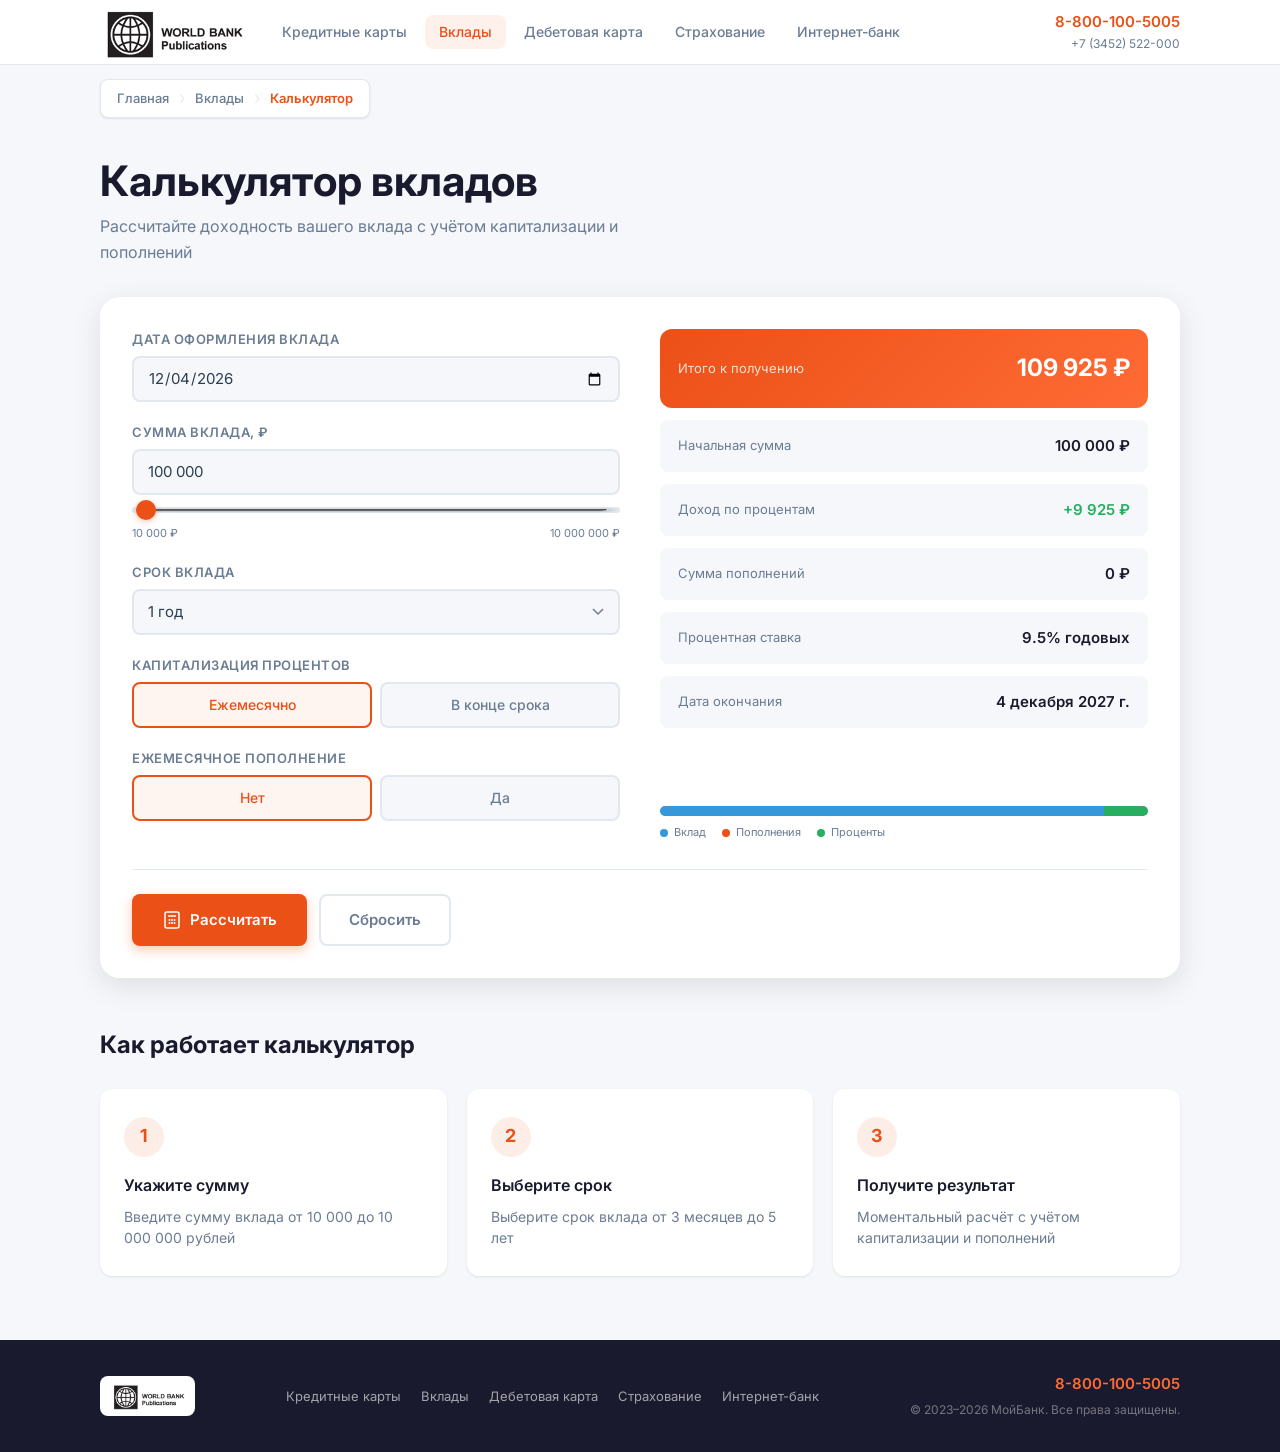
<file: index.html>
<!DOCTYPE html>
<html lang="ru">
<head>
	<meta charset="utf-8">
	<meta name="viewport" content="width=device-width, initial-scale=1.0">
	<meta name="description" content="Калькулятор банковских вкладов — рассчитайте доходность вашего вклада онлайн">
	<title>Банк — Калькулятор вкладов</title>
	<link rel="preconnect" href="https://fonts.googleapis.com">
	<link rel="preconnect" href="https://fonts.gstatic.com" crossorigin>
	<link href="https://fonts.googleapis.com/css2?family=Inter:wght@400;500;600;700&display=swap" rel="stylesheet">
	<link rel="stylesheet" href="css/style.css">
</head>
<body>

	<!-- Header -->
	<header class="header">
		<div class="container header__inner">
			<a href="#" class="header__logo" aria-label="На главную">
				<img src="images/header_logo.png" alt="МойБанк" class="header__logo-img">
			</a>

			<button class="header__burger" id="burger" aria-label="Открыть меню" aria-expanded="false">
				<span></span>
				<span></span>
				<span></span>
			</button>

			<nav class="header__nav" id="nav">
				<a href="#" class="header__link">Кредитные карты</a>
				<a href="#" class="header__link header__link--active">Вклады</a>
				<a href="#" class="header__link">Дебетовая карта</a>
				<a href="#" class="header__link">Страхование</a>
				<a href="#" class="header__link">Интернет-банк</a>
			</nav>

			<div class="header__phones">
				<a href="tel:88001005005" class="header__phone">8-800-100-5005</a>
				<a href="tel:+73452522000" class="header__phone header__phone--small">+7 (3452) 522-000</a>
			</div>
		</div>
	</header>

	<main class="main">
		<div class="container">

			<!-- Breadcrumbs -->
			<nav class="breadcrumbs" aria-label="Навигация по страницам">
				<ol class="breadcrumbs__list">
					<li class="breadcrumbs__item"><a href="#" class="breadcrumbs__link">Главная</a></li>
					<li class="breadcrumbs__item"><a href="#" class="breadcrumbs__link">Вклады</a></li>
					<li class="breadcrumbs__item" aria-current="page"><span class="breadcrumbs__current">Калькулятор</span></li>
				</ol>
			</nav>

			<!-- Hero section -->
			<section class="hero">
				<div class="hero__content">
					<h1 class="hero__title">Калькулятор вкладов</h1>
					<p class="hero__subtitle">Рассчитайте доходность вашего вклада с учётом капитализации и пополнений</p>
				</div>
			</section>

			<!-- Calculator -->
			<section class="calc" id="calculator">
				<form class="calc__form" id="calcForm" novalidate>
					<div class="calc__grid">

						<!-- Left column — inputs -->
						<div class="calc__inputs">

							<div class="form-group">
								<label for="deposit-date" class="form-label">Дата оформления вклада</label>
								<input type="date" id="deposit-date" class="form-input" required>
							</div>

							<div class="form-group">
								<label for="deposit-amount" class="form-label">Сумма вклада, ₽</label>
								<input type="text" inputmode="numeric" id="deposit-amount" class="form-input" placeholder="100 000" required>
								<input type="range" id="deposit-amount-range" class="form-range" min="10000" max="10000000" step="10000" value="100000">
								<div class="form-range-labels">
									<span>10 000 ₽</span>
									<span>10 000 000 ₽</span>
								</div>
							</div>

							<div class="form-group">
								<label for="deposit-term" class="form-label">Срок вклада</label>
								<select id="deposit-term" class="form-select">
									<option value="3">3 месяца</option>
									<option value="6">6 месяцев</option>
									<option value="12" selected>1 год</option>
									<option value="24">2 года</option>
									<option value="36">3 года</option>
									<option value="60">5 лет</option>
								</select>
							</div>

							<div class="form-group">
								<label class="form-label">Капитализация процентов</label>
								<div class="form-toggle-group">
									<label class="form-toggle">
										<input type="radio" name="capitalization" value="monthly" checked>
										<span class="form-toggle__label">Ежемесячно</span>
									</label>
									<label class="form-toggle">
										<input type="radio" name="capitalization" value="end">
										<span class="form-toggle__label">В конце срока</span>
									</label>
								</div>
							</div>

							<div class="form-group">
								<label class="form-label">Ежемесячное пополнение</label>
								<div class="form-toggle-group">
									<label class="form-toggle">
										<input type="radio" name="replenish" value="no" checked>
										<span class="form-toggle__label">Нет</span>
									</label>
									<label class="form-toggle">
										<input type="radio" name="replenish" value="yes">
										<span class="form-toggle__label">Да</span>
									</label>
								</div>
							</div>

							<div class="form-group form-group--replenish" id="replenishGroup" hidden>
								<label for="replenish-amount" class="form-label">Сумма пополнения, ₽</label>
								<input type="text" inputmode="numeric" id="replenish-amount" class="form-input" placeholder="10 000">
								<input type="range" id="replenish-amount-range" class="form-range" min="0" max="1000000" step="1000" value="10000">
								<div class="form-range-labels">
									<span>0 ₽</span>
									<span>1 000 000 ₽</span>
								</div>
							</div>
						</div>

						<!-- Right column — results -->
						<div class="calc__results" id="calcResults">
							<div class="calc__results-data" id="resultsData">
								<div class="result-card result-card--total">
									<span class="result-card__label">Итого к получению</span>
									<span class="result-card__value" id="resultTotal">0 ₽</span>
								</div>
								<div class="result-card">
									<span class="result-card__label">Начальная сумма</span>
									<span class="result-card__value" id="resultInitial">0 ₽</span>
								</div>
								<div class="result-card">
									<span class="result-card__label">Доход по процентам</span>
									<span class="result-card__value result-card__value--accent" id="resultProfit">0 ₽</span>
								</div>
								<div class="result-card">
									<span class="result-card__label">Сумма пополнений</span>
									<span class="result-card__value" id="resultReplenish">0 ₽</span>
								</div>
								<div class="result-card">
									<span class="result-card__label">Процентная ставка</span>
									<span class="result-card__value" id="resultRate">0%</span>
								</div>
								<div class="result-card">
									<span class="result-card__label">Дата окончания</span>
									<span class="result-card__value" id="resultEndDate">—</span>
								</div>

								<!-- Progress bar -->
								<div class="result-bar">
									<div class="result-bar__track">
										<div class="result-bar__fill result-bar__fill--initial" id="barInitial" style="width:0%"></div>
										<div class="result-bar__fill result-bar__fill--replenish" id="barReplenish" style="width:0%"></div>
										<div class="result-bar__fill result-bar__fill--profit" id="barProfit" style="width:0%"></div>
									</div>
									<div class="result-bar__legend">
										<span class="result-bar__legend-item result-bar__legend-item--initial">Вклад</span>
										<span class="result-bar__legend-item result-bar__legend-item--replenish">Пополнения</span>
										<span class="result-bar__legend-item result-bar__legend-item--profit">Проценты</span>
									</div>
								</div>
							</div>
						</div>
					</div>

					<div class="calc__actions">
						<button type="submit" class="btn btn--primary" id="calcBtn">
							<svg width="20" height="20" viewBox="0 0 20 20" fill="none" aria-hidden="true">
								<rect x="3" y="2" width="14" height="16" rx="2" stroke="currentColor" stroke-width="1.5"/>
								<line x1="6" y1="6" x2="14" y2="6" stroke="currentColor" stroke-width="1.5"/>
								<circle cx="7.5" cy="10" r="1" fill="currentColor"/>
								<circle cx="10" cy="10" r="1" fill="currentColor"/>
								<circle cx="12.5" cy="10" r="1" fill="currentColor"/>
								<circle cx="7.5" cy="13" r="1" fill="currentColor"/>
								<circle cx="10" cy="13" r="1" fill="currentColor"/>
								<circle cx="12.5" cy="13" r="1" fill="currentColor"/>
							</svg>
							Рассчитать
						</button>
						<button type="reset" class="btn btn--secondary" id="resetBtn">Сбросить</button>
					</div>
				</form>
			</section>

			<!-- Info section -->
			<section class="info">
				<h2 class="info__title">Как работает калькулятор</h2>
				<div class="info__grid">
					<article class="info__card">
						<div class="info__icon">1</div>
						<h3 class="info__card-title">Укажите сумму</h3>
						<p class="info__card-text">Введите сумму вклада от 10 000 до 10 000 000 рублей</p>
					</article>
					<article class="info__card">
						<div class="info__icon">2</div>
						<h3 class="info__card-title">Выберите срок</h3>
						<p class="info__card-text">Выберите срок вклада от 3 месяцев до 5 лет</p>
					</article>
					<article class="info__card">
						<div class="info__icon">3</div>
						<h3 class="info__card-title">Получите результат</h3>
						<p class="info__card-text">Моментальный расчёт с учётом капитализации и пополнений</p>
					</article>
				</div>
			</section>

		</div>
	</main>

	<!-- Footer -->
	<footer class="footer">
		<div class="container footer__inner">
			<div class="footer__brand">
				<img src="images/header_logo.png" alt="МойБанк" class="footer__logo-img">
			</div>
			<nav class="footer__nav" aria-label="Навигация в подвале">
				<a href="#" class="footer__link">Кредитные карты</a>
				<a href="#" class="footer__link">Вклады</a>
				<a href="#" class="footer__link">Дебетовая карта</a>
				<a href="#" class="footer__link">Страхование</a>
				<a href="#" class="footer__link">Интернет-банк</a>
			</nav>
			<div class="footer__contacts">
				<a href="tel:88001005005" class="footer__phone">8-800-100-5005</a>
				<p class="footer__copy">&copy; 2023–2026 МойБанк. Все права защищены.</p>
			</div>
		</div>
	</footer>

	<script src="script.js"></script>
</body>
</html>
</file>
<file: css/style.css>
/* ============================================
   МойБанк — Калькулятор вкладов
   Modern CSS with Custom Properties & Responsive
   ============================================ */

:root {
  --color-primary: #eb5017;
  --color-primary-light: #ff6b35;
  --color-primary-dark: #c94010;
  --color-dark: #1a1a2e;
  --color-dark-soft: #2d2d44;
  --color-text: #2c3e50;
  --color-text-secondary: #6b7c93;
  --color-bg: #f5f7fa;
  --color-surface: #ffffff;
  --color-border: #e1e8ef;
  --color-success: #27ae60;
  --color-success-light: #e8f8f0;
  --color-accent: #3498db;
  --radius-sm: 8px;
  --radius-md: 12px;
  --radius-lg: 16px;
  --radius-xl: 20px;
  --shadow-sm: 0 1px 3px rgba(0,0,0,0.06), 0 1px 2px rgba(0,0,0,0.04);
  --shadow-md: 0 4px 12px rgba(0,0,0,0.08);
  --shadow-lg: 0 8px 30px rgba(0,0,0,0.1);
  --shadow-xl: 0 20px 60px rgba(0,0,0,0.12);
  --transition: 0.2s ease;
  --font: 'Inter', -apple-system, BlinkMacSystemFont, 'Segoe UI', sans-serif;
  --container: 1120px;
}

/* Reset */
*, *::before, *::after {
  box-sizing: border-box;
  margin: 0;
  padding: 0;
}

html {
  scroll-behavior: smooth;
  -webkit-text-size-adjust: 100%;
}

body {
  font-family: var(--font);
  font-size: 16px;
  line-height: 1.6;
  color: var(--color-text);
  background: var(--color-bg);
  min-height: 100vh;
  display: flex;
  flex-direction: column;
  -webkit-font-smoothing: antialiased;
}

a {
  text-decoration: none;
  color: inherit;
  transition: color var(--transition);
}

img { max-width: 100%; display: block; }
button { cursor: pointer; font: inherit; }
input, select { font: inherit; }
ol, ul { list-style: none; }

.container {
  width: 100%;
  max-width: var(--container);
  margin: 0 auto;
  padding: 0 20px;
}

/* ============================================
   HEADER
   ============================================ */
.header {
  background: var(--color-surface);
  border-bottom: 1px solid var(--color-border);
  position: sticky;
  top: 0;
  z-index: 100;
  backdrop-filter: blur(10px);
  background: rgba(255,255,255,0.95);
}

.header__inner {
  display: flex;
  align-items: center;
  gap: 24px;
  height: 64px;
}

.header__logo {
  display: flex;
  align-items: center;
  gap: 10px;
  flex-shrink: 0;
}

.header__logo-img {
  width: 144px;
  height: auto;
}

.header__logo-text {
  font-size: 20px;
  font-weight: 700;
  color: var(--color-dark);
}

.header__burger {
  display: none;
  flex-direction: column;
  gap: 5px;
  padding: 8px;
  background: none;
  border: none;
  cursor: pointer;
  z-index: 110;
}

.header__burger span {
  display: block;
  width: 22px;
  height: 2px;
  background: var(--color-dark);
  border-radius: 2px;
  transition: var(--transition);
}

.header__burger.active span:nth-child(1) {
  transform: rotate(45deg) translate(5px, 5px);
}
.header__burger.active span:nth-child(2) {
  opacity: 0;
}
.header__burger.active span:nth-child(3) {
  transform: rotate(-45deg) translate(5px, -5px);
}

.header__nav {
  display: flex;
  align-items: center;
  gap: 4px;
  flex: 1;
}

.header__link {
  padding: 6px 14px;
  font-size: 14px;
  font-weight: 500;
  color: var(--color-text-secondary);
  border-radius: var(--radius-sm);
  transition: all var(--transition);
  white-space: nowrap;
}

.header__link:hover {
  color: var(--color-primary);
  background: rgba(235, 80, 23, 0.06);
}

.header__link--active {
  color: var(--color-primary);
  background: rgba(235, 80, 23, 0.08);
}

.header__phones {
  display: flex;
  flex-direction: column;
  align-items: flex-end;
  flex-shrink: 0;
}

.header__phone {
  font-size: 15px;
  font-weight: 600;
  color: var(--color-primary);
  white-space: nowrap;
}

.header__phone--small {
  font-size: 12px;
  font-weight: 400;
  color: var(--color-text-secondary);
}

/* ============================================
   BREADCRUMBS
   ============================================ */
.breadcrumbs {
  padding: 14px 0;
}

.breadcrumbs__list {
  display: inline-flex;
  align-items: center;
  flex-wrap: wrap;
  background: var(--color-surface);
  border: 1px solid var(--color-border);
  border-radius: var(--radius-sm);
  padding: 8px 16px;
  gap: 0;
  box-shadow: var(--shadow-sm);
}

.breadcrumbs__item {
  display: flex;
  align-items: center;
  font-size: 13px;
}

.breadcrumbs__item:not(:last-child)::after {
  content: "›";
  margin: 0 10px;
  color: var(--color-border);
  font-size: 18px;
  font-weight: 300;
  line-height: 1;
}

.breadcrumbs__link {
  color: var(--color-text-secondary);
  font-weight: 500;
  transition: color var(--transition);
}

.breadcrumbs__link:hover {
  color: var(--color-primary);
  text-decoration: none;
}

.breadcrumbs__current {
  color: var(--color-primary);
  font-weight: 600;
}

/* ============================================
   HERO
   ============================================ */
.hero {
  padding: 24px 0 32px;
  display: flex;
  align-items: center;
  gap: 16px;
}

.hero__content {
  flex: 1;
}

.hero__title {
  font-size: clamp(28px, 4vw, 42px);
  font-weight: 700;
  color: var(--color-dark);
  line-height: 1.2;
}

.hero__subtitle {
  margin-top: 8px;
  font-size: 16px;
  color: var(--color-text-secondary);
  max-width: 520px;
}

/* ============================================
   CALCULATOR
   ============================================ */
.calc {
  background: var(--color-surface);
  border-radius: var(--radius-xl);
  box-shadow: var(--shadow-lg);
  padding: 32px;
  margin-bottom: 48px;
  position: relative;
  overflow: hidden;
}

.calc::after {
  content: "";
  position: absolute;
  inset: 0;
  background: url("../images/calc_fon.png") no-repeat right top;
  background-size: 52% auto;
  opacity: 0.045;
  pointer-events: none;
}

.calc > * {
  position: relative;
  z-index: 1;
}

.calc__grid {
  display: grid;
  grid-template-columns: 1fr 1fr;
  gap: 40px;
}

.calc__results {
  display: flex;
  flex-direction: column;
}

/* Form elements */
.form-group {
  margin-bottom: 20px;
}

.form-label {
  display: block;
  font-size: 13px;
  font-weight: 600;
  color: var(--color-text-secondary);
  text-transform: uppercase;
  letter-spacing: 0.5px;
  margin-bottom: 6px;
}

.form-input,
.form-select {
  width: 100%;
  height: 46px;
  padding: 0 14px;
  font-size: 15px;
  color: var(--color-text);
  background: var(--color-bg);
  border: 2px solid var(--color-border);
  border-radius: var(--radius-sm);
  transition: all var(--transition);
  outline: none;
}

.form-input:focus,
.form-select:focus {
  border-color: var(--color-primary);
  box-shadow: 0 0 0 3px rgba(235, 80, 23, 0.1);
}

.form-input::placeholder {
  color: #b0bec5;
}

.form-select {
  appearance: none;
  background-image: url("data:image/svg+xml,%3Csvg xmlns='http://www.w3.org/2000/svg' width='12' height='8'%3E%3Cpath d='M1 1l5 5 5-5' stroke='%236b7c93' stroke-width='1.5' fill='none'/%3E%3C/svg%3E");
  background-repeat: no-repeat;
  background-position: right 14px center;
  padding-right: 36px;
}

/* Range slider */
.form-range {
  -webkit-appearance: none;
  appearance: none;
  width: 100%;
  height: 6px;
  background: var(--color-border) url("../images/beg_mane.png") center / 100% 100% no-repeat;
  border-radius: 3px;
  outline: none;
  margin-top: 10px;
  cursor: pointer;
}

.form-range::-webkit-slider-thumb {
  -webkit-appearance: none;
  width: 20px;
  height: 20px;
  border-radius: 50%;
  background: var(--color-primary);
  box-shadow: 0 2px 6px rgba(235, 80, 23, 0.3);
  cursor: pointer;
  transition: transform var(--transition);
}

.form-range::-webkit-slider-thumb:hover {
  transform: scale(1.2);
}

.form-range::-moz-range-thumb {
  width: 20px;
  height: 20px;
  border-radius: 50%;
  background: var(--color-primary);
  box-shadow: 0 2px 6px rgba(235, 80, 23, 0.3);
  border: none;
  cursor: pointer;
}

.form-range-labels {
  display: flex;
  justify-content: space-between;
  font-size: 11px;
  color: var(--color-text-secondary);
  margin-top: 4px;
}

/* Toggle group (radio as buttons) */
.form-toggle-group {
  display: flex;
  gap: 8px;
}

.form-toggle {
  flex: 1;
  cursor: pointer;
}

.form-toggle input {
  position: absolute;
  opacity: 0;
  width: 0;
  height: 0;
}

.form-toggle__label {
  display: flex;
  align-items: center;
  justify-content: center;
  padding: 10px 16px;
  font-size: 14px;
  font-weight: 500;
  color: var(--color-text-secondary);
  background: var(--color-bg);
  border: 2px solid var(--color-border);
  border-radius: var(--radius-sm);
  transition: all var(--transition);
}

.form-toggle input:checked + .form-toggle__label {
  color: var(--color-primary);
  border-color: var(--color-primary);
  background: rgba(235, 80, 23, 0.06);
}

.form-toggle__label:hover {
  border-color: var(--color-primary-light);
}

/* Results panel */

.calc__results-data {
  display: flex;
  flex-direction: column;
  gap: 12px;
  flex: 1;
  animation: fadeInUp 0.4s ease;
}

@keyframes fadeInUp {
  from {
    opacity: 0;
    transform: translateY(12px);
  }
  to {
    opacity: 1;
    transform: translateY(0);
  }
}

.result-card {
  display: flex;
  justify-content: space-between;
  align-items: center;
  padding: 14px 18px;
  background: var(--color-bg);
  border-radius: var(--radius-sm);
}

.result-card--total {
  background: linear-gradient(135deg, var(--color-primary), var(--color-primary-light));
  color: #fff;
  padding: 20px 18px;
  border-radius: var(--radius-md);
}

.result-card--total .result-card__label {
  font-size: 13px;
  opacity: 0.9;
}

.result-card--total .result-card__value {
  font-size: 24px;
  font-weight: 700;
}

.result-card__label {
  font-size: 13px;
  color: var(--color-text-secondary);
}

.result-card--total .result-card__label {
  color: rgba(255,255,255,0.9);
}

.result-card__value {
  font-size: 15px;
  font-weight: 600;
  color: var(--color-dark);
}

.result-card--total .result-card__value {
  color: #fff;
}

.result-card__value--accent {
  color: var(--color-success);
}

/* Progress bar */
.result-bar {
  margin-top: auto;
  padding-top: 8px;
}

.result-bar__track {
  display: flex;
  height: 10px;
  border-radius: 5px;
  overflow: hidden;
  background: var(--color-border);
}

.result-bar__fill {
  height: 100%;
  transition: width 0.6s ease;
}

.result-bar__fill--initial {
  background: var(--color-accent);
}

.result-bar__fill--replenish {
  background: var(--color-primary);
}

.result-bar__fill--profit {
  background: var(--color-success);
}

.result-bar__legend {
  display: flex;
  gap: 16px;
  margin-top: 8px;
  font-size: 11px;
}

.result-bar__legend-item {
  display: flex;
  align-items: center;
  gap: 6px;
  color: var(--color-text-secondary);
}

.result-bar__legend-item::before {
  content: "";
  display: block;
  width: 8px;
  height: 8px;
  border-radius: 50%;
}

.result-bar__legend-item--initial::before {
  background: var(--color-accent);
}

.result-bar__legend-item--replenish::before {
  background: var(--color-primary);
}

.result-bar__legend-item--profit::before {
  background: var(--color-success);
}

/* Buttons */
.calc__actions {
  display: flex;
  gap: 12px;
  margin-top: 28px;
  padding-top: 24px;
  border-top: 1px solid var(--color-border);
}

.btn {
  display: inline-flex;
  align-items: center;
  justify-content: center;
  gap: 8px;
  padding: 12px 28px;
  font-size: 15px;
  font-weight: 600;
  border-radius: var(--radius-sm);
  border: 2px solid transparent;
  transition: all var(--transition);
}

.btn--primary {
  background-color: var(--color-primary);
  color: #fff;
  box-shadow: 0 4px 12px rgba(235, 80, 23, 0.3);
}

.btn--primary:hover {
  background-color: var(--color-primary-dark);
  box-shadow: 0 6px 20px rgba(235, 80, 23, 0.4);
  transform: translateY(-1px);
}

.btn--primary:active {
  transform: translateY(0);
  background-color: var(--color-primary-dark);
}

.btn--secondary {
  background: transparent;
  color: var(--color-text-secondary);
  border-color: var(--color-border);
}

.btn--secondary:hover {
  border-color: var(--color-text-secondary);
  color: var(--color-text);
}

/* ============================================
   INFO SECTION
   ============================================ */
.info {
  margin-bottom: 64px;
}

.info__title {
  font-size: 24px;
  font-weight: 700;
  color: var(--color-dark);
  margin-bottom: 24px;
}

.info__grid {
  display: grid;
  grid-template-columns: repeat(3, 1fr);
  gap: 20px;
}

.info__card {
  background: var(--color-surface);
  border-radius: var(--radius-md);
  padding: 28px 24px;
  box-shadow: var(--shadow-sm);
  transition: box-shadow var(--transition), transform var(--transition);
}

.info__card:hover {
  box-shadow: var(--shadow-md);
  transform: translateY(-2px);
}

.info__icon {
  width: 40px;
  height: 40px;
  display: flex;
  align-items: center;
  justify-content: center;
  background: rgba(235, 80, 23, 0.1);
  color: var(--color-primary);
  font-size: 18px;
  font-weight: 700;
  border-radius: 50%;
  margin-bottom: 16px;
}

.info__card-title {
  font-size: 16px;
  font-weight: 600;
  color: var(--color-dark);
  margin-bottom: 8px;
}

.info__card-text {
  font-size: 14px;
  color: var(--color-text-secondary);
  line-height: 1.5;
}

/* ============================================
   FOOTER
   ============================================ */
.footer {
  background: var(--color-dark);
  margin-top: auto;
  padding: 32px 0;
}

.footer__inner {
  display: flex;
  align-items: center;
  justify-content: space-between;
  flex-wrap: wrap;
  gap: 20px;
}

.footer__brand {
  display: flex;
  align-items: center;
  gap: 10px;
  background: #fff;
  border-radius: var(--radius-sm);
  padding: 6px 10px;
}

.footer__logo-img {
  height: 28px;
  width: auto;
}

.footer__brand-name {
  color: #fff;
  font-size: 16px;
  font-weight: 600;
}

.footer__nav {
  display: flex;
  gap: 20px;
  flex-wrap: wrap;
}

.footer__link {
  font-size: 13px;
  color: rgba(255,255,255,0.6);
  transition: color var(--transition);
}

.footer__link:hover {
  color: #fff;
}

.footer__contacts {
  text-align: right;
}

.footer__phone {
  display: block;
  font-size: 15px;
  font-weight: 600;
  color: var(--color-primary-light);
}

.footer__copy {
  font-size: 12px;
  color: rgba(255,255,255,0.4);
  margin-top: 4px;
}

/* ============================================
   RESPONSIVE
   ============================================ */
@media (max-width: 900px) {
  .calc__grid {
    grid-template-columns: 1fr;
    gap: 28px;
  }

  .info__grid {
    grid-template-columns: 1fr;
  }

  .header__phones {
    display: none;
  }

  .header__burger {
    display: flex;
    margin-left: auto;
  }

  .header__nav {
    position: fixed;
    top: 0;
    right: -100%;
    width: 280px;
    height: 100vh;
    background: var(--color-surface);
    flex-direction: column;
    padding: 80px 24px 24px;
    gap: 4px;
    box-shadow: var(--shadow-xl);
    transition: right 0.3s ease;
    z-index: 105;
  }

  .header__nav.open {
    right: 0;
  }

  .header__link {
    font-size: 16px;
    padding: 12px 16px;
  }

  .footer__inner {
    flex-direction: column;
    text-align: center;
  }

  .footer__nav {
    justify-content: center;
  }

  .footer__contacts {
    text-align: center;
  }
}

@media (max-width: 600px) {
  .calc {
    padding: 20px 16px;
    border-radius: var(--radius-md);
  }

  .hero__title {
    font-size: 26px;
  }

  .calc__actions {
    flex-direction: column;
  }

  .btn {
    width: 100%;
  }

  .result-card--total .result-card__value {
    font-size: 20px;
  }

  .form-toggle-group {
    flex-direction: column;
  }

  .info__card {
    padding: 20px 16px;
  }
}

/* Overlay for mobile nav */
.overlay {
  position: fixed;
  inset: 0;
  background: rgba(0,0,0,0.4);
  z-index: 102;
  opacity: 0;
  visibility: hidden;
  transition: all 0.3s ease;
}

.overlay.active {
  opacity: 1;
  visibility: visible;
}
</file>
